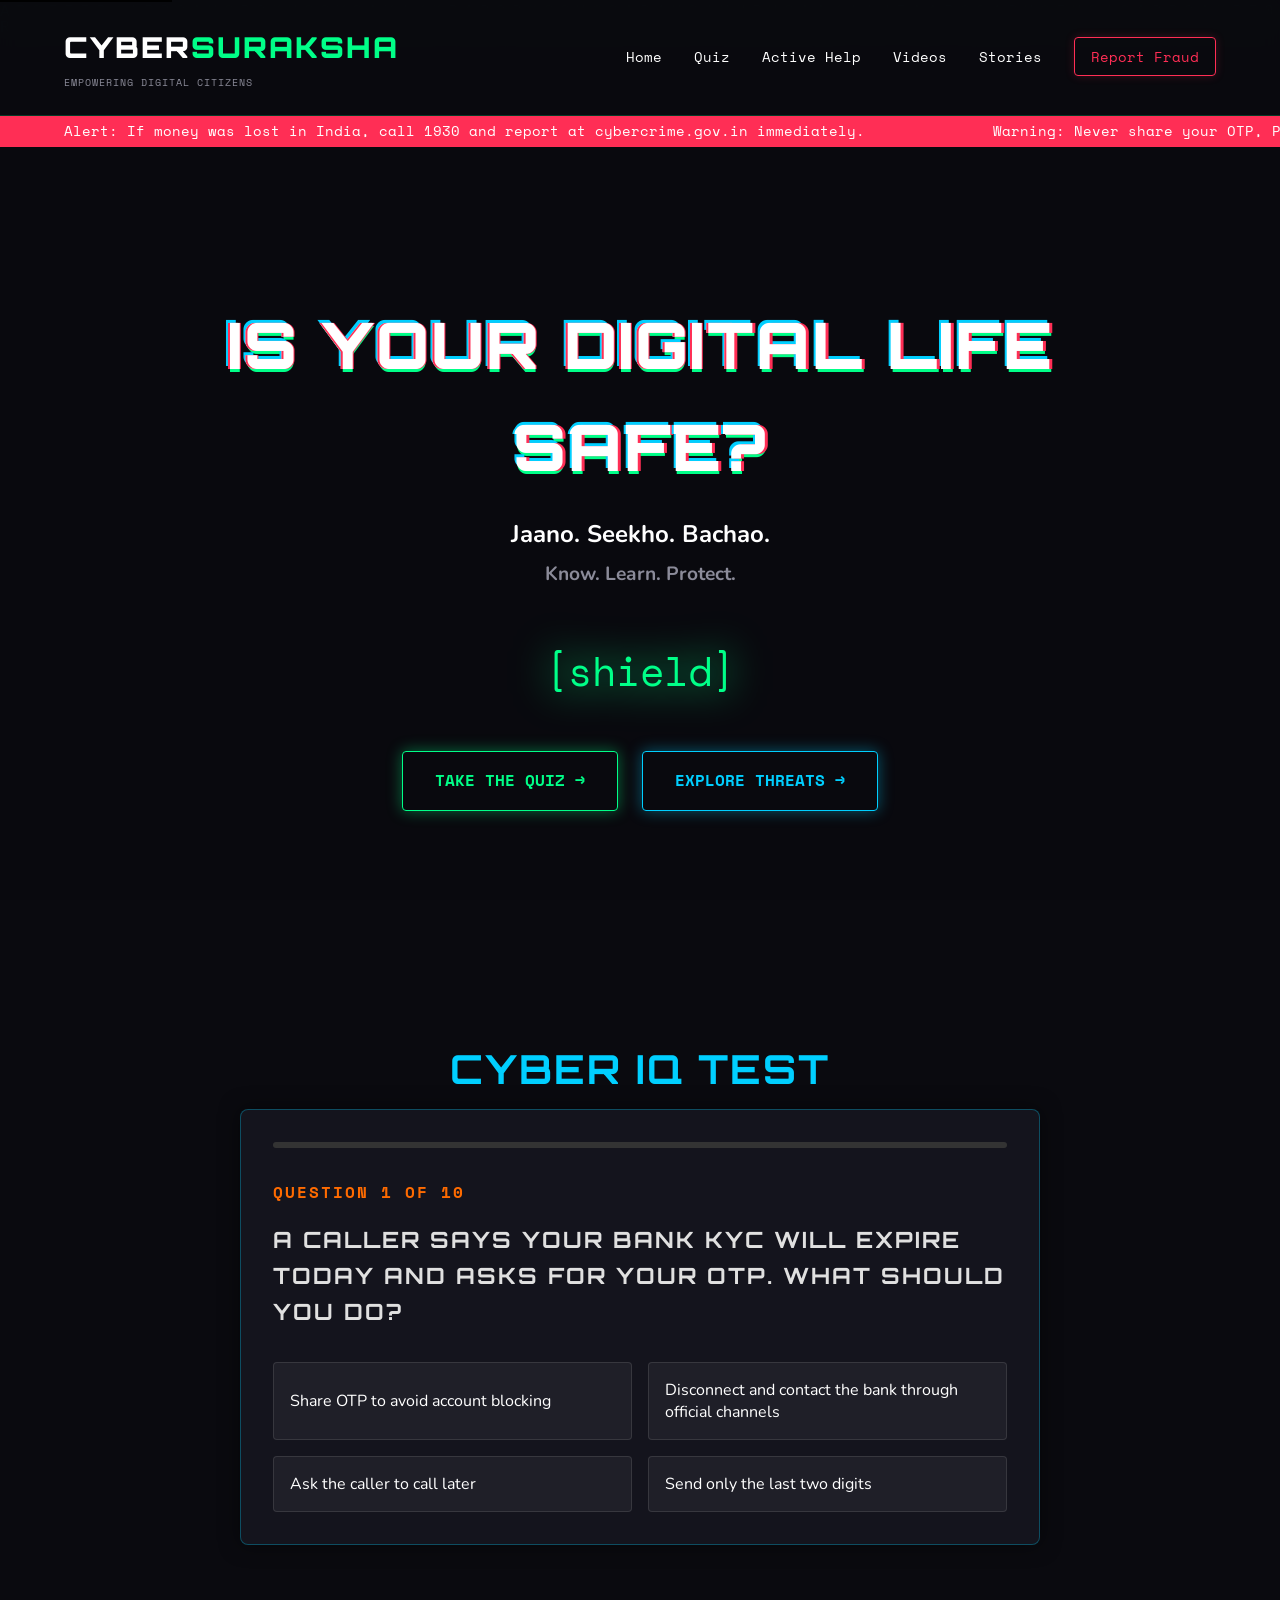
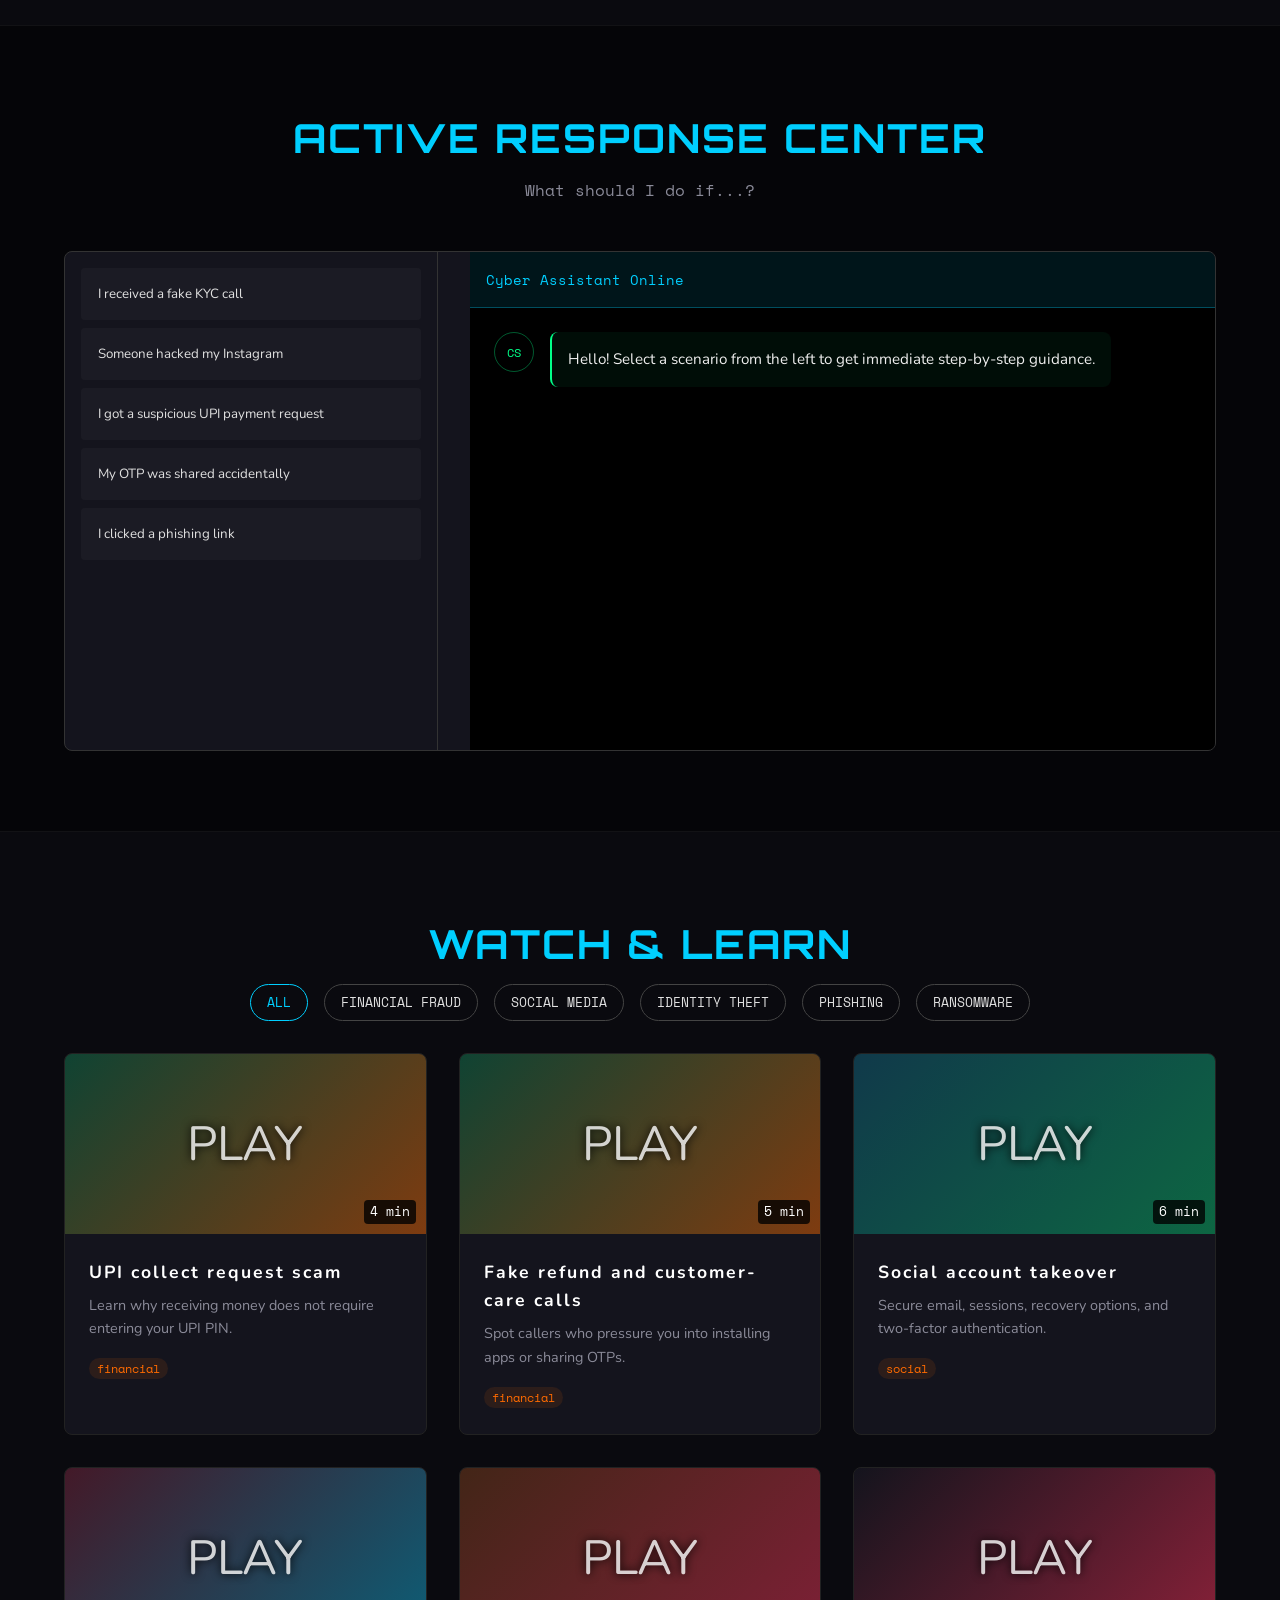
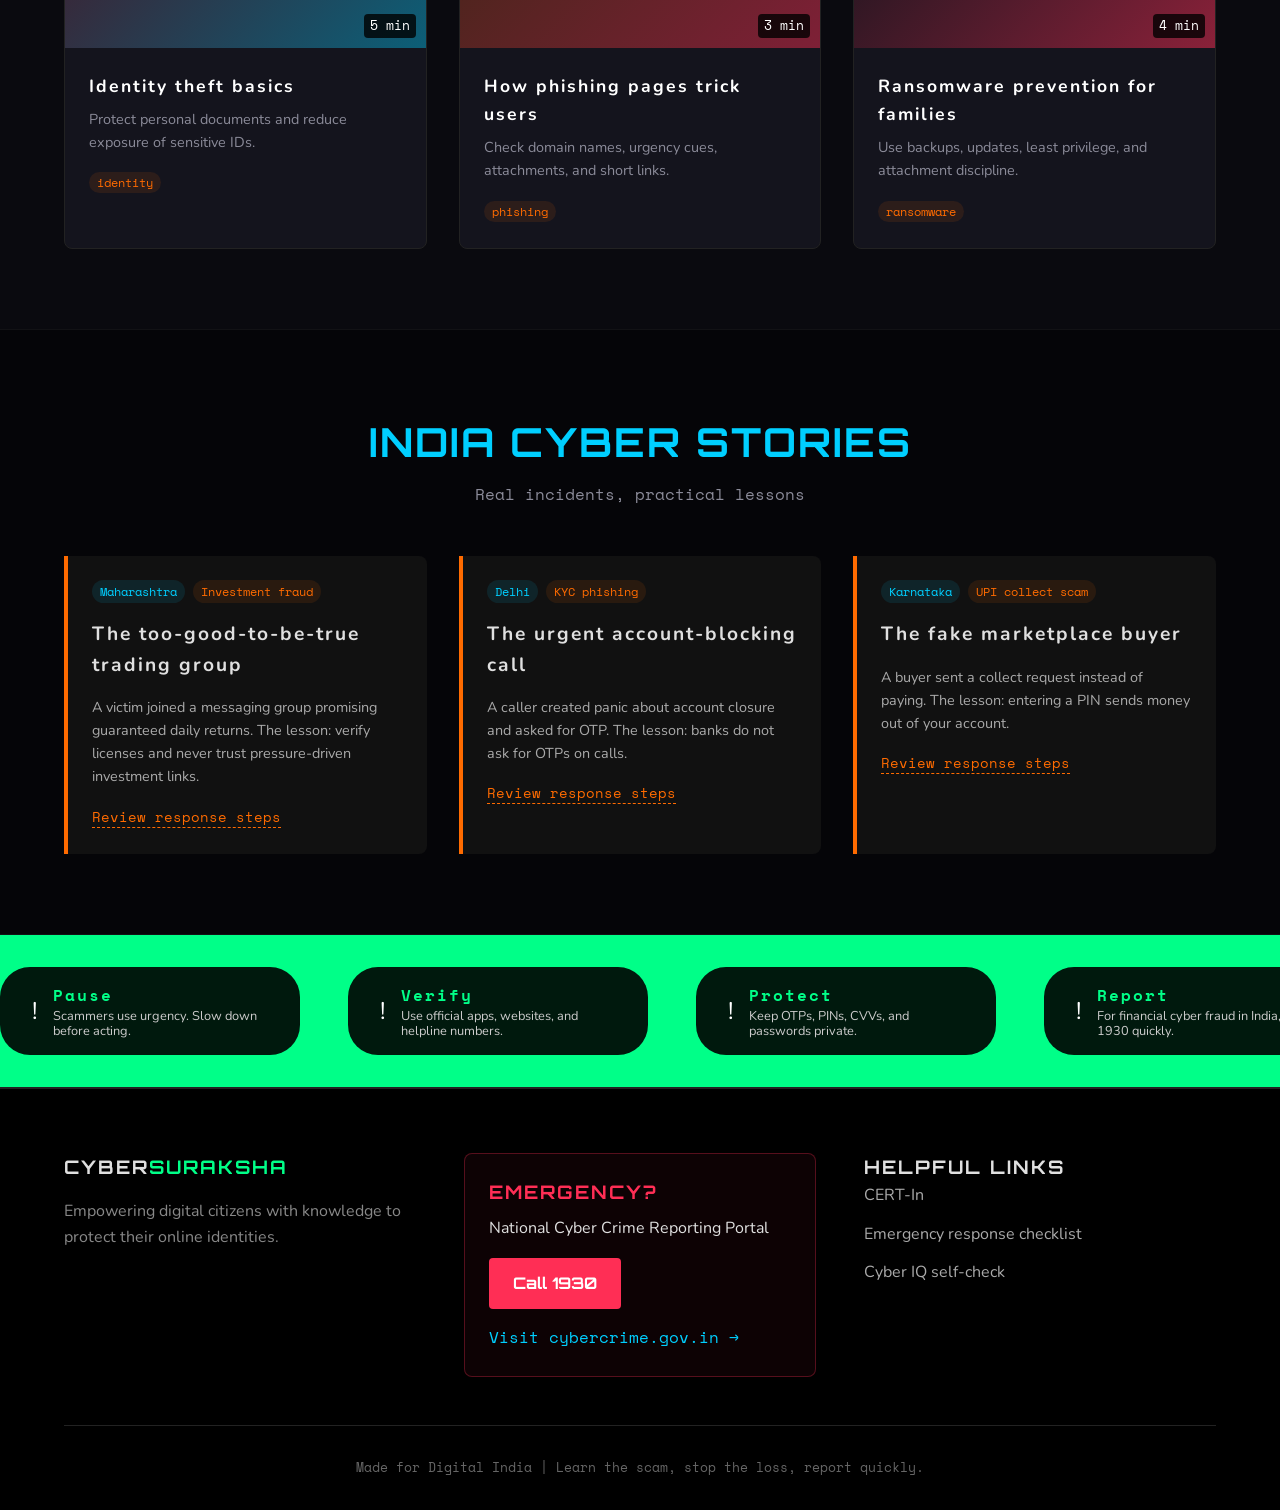
<file: index.html>
﻿<!DOCTYPE html>
<html lang="en">
<head>
  <meta charset="UTF-8">
  <meta name="viewport" content="width=device-width, initial-scale=1.0">
  <title>CyberSuraksha | Is Your Digital Life Safe?</title>
  <meta name="description" content="CyberSuraksha helps digital citizens protect their online identities with a Cyber IQ quiz, emergency response guidance, cyber safety videos, and real-world scam awareness.">
  <meta name="keywords" content="cybersecurity, digital safety, phishing prevention, cyber fraud, India cybercrime">
  <meta name="author" content="CyberSuraksha Team">
  <meta name="theme-color" content="#1a1a2e">
  <meta property="og:title" content="CyberSuraksha | Is Your Digital Life Safe?">
  <meta property="og:description" content="Learn cybersecurity tips and protect yourself from digital threats.">
  <meta property="og:type" content="website">
  <link rel="preconnect" href="https://fonts.googleapis.com">
  <link rel="preconnect" href="https://fonts.gstatic.com" crossorigin>
  <link href="https://fonts.googleapis.com/css2?family=Orbitron:wght@400;700;900&family=Space+Mono:ital,wght@0,400;0,700;1,400&family=Nunito:wght@300;400;600;800&display=swap" rel="stylesheet">
  <link rel="stylesheet" href="style.css">
</head>
<body>
  <a href="#main-content" class="skip-to-main">Skip to main content</a>
  <canvas id="matrixCanvas" aria-hidden="true"></canvas>

  <nav class="navbar" aria-label="Main navigation">
    <div class="logo-container">
      <header>
        <h1 id="site-logo" class="logo">
          Cyber<span class="accent">Suraksha</span>
          <span class="tagline">Empowering Digital Citizens</span>
        </h1>
      </header>
    </div>

    <ul class="nav-links" id="nav-links">
      <li><a href="#home">Home</a></li>
      <li><a href="#quiz">Quiz</a></li>
      <li><a href="#help">Active Help</a></li>
      <li><a href="#videos">Videos</a></li>
      <li><a href="#stories">Stories</a></li>
      <li><a href="#report" class="btn-report">Report Fraud</a></li>
    </ul>

    <button class="menu-toggle" id="mobile-menu" type="button" aria-label="Toggle mobile menu" aria-expanded="false" aria-controls="nav-links">
      <span class="bar" aria-hidden="true"></span>
      <span class="bar" aria-hidden="true"></span>
      <span class="bar" aria-hidden="true"></span>
    </button>
  </nav>

  <div class="ticker-wrap" role="region" aria-label="Cyber security alerts" aria-live="polite">
    <div class="ticker" id="ticker" data-ticker-items='[
      {"label": "Alert", "text": "If money was lost in India, call 1930 and report at cybercrime.gov.in immediately."},
      {"label": "Warning", "text": "Never share your OTP, PIN, CVV, or screen-sharing access with anyone."},
      {"label": "UPI Safety", "text": "Verify the receiver name and UPI ID before approving a payment."},
      {"label": "Phishing", "text": "Do not open unknown links asking for KYC, rewards, refunds, or account verification."}
    ]'></div>
  </div>

  <main id="main-content">
    <section id="home" class="hero" aria-label="Hero section">
      <div class="hero-content">
        <h1 class="glitch" data-text="Is Your Digital Life Safe?" tabindex="0">Is Your Digital Life Safe?</h1>
        <h2 class="subheadline">Jaano. Seekho. Bachao. <br> <span class="dim">Know. Learn. Protect.</span></h2>
        <div class="shield-container">
          <div class="shield-icon glow" role="img" aria-label="Security shield icon">[shield]</div>
        </div>
        <div class="cta-group">
          <a href="#quiz" class="btn btn-primary" aria-label="Take the Cyber IQ Quiz">Take the Quiz &rarr;</a>
          <a href="#videos" class="btn btn-secondary" aria-label="Explore cyber threats and solutions">Explore Threats &rarr;</a>
        </div>
      </div>
    </section>

    <section id="quiz" class="section" aria-label="Cyber IQ Test quiz">
      <div class="container">
        <h2 class="section-title">Cyber IQ Test</h2>
        <div class="quiz-container">
          <div class="progress-bar-container">
            <div class="progress-bar" id="quiz-progress" role="progressbar" aria-valuenow="0" aria-valuemin="0" aria-valuemax="100" aria-label="Quiz progress"></div>
          </div>
          <div id="quiz-content">
            <div class="question-header">
              <h3>Question <span id="q-num" aria-live="polite">1</span> of 10</h3>
            </div>
            <h4 id="question-text" class="question-text">Loading question...</h4>
            <div id="options-container" class="options-grid" role="group" aria-label="Quiz answer options"></div>
            <div id="feedback" class="feedback hidden" role="alert" aria-live="assertive"></div>
          </div>
          <div id="quiz-result" class="hidden" role="region" aria-label="Quiz results"></div>
        </div>
      </div>
    </section>

    <section id="help" class="section alt-bg" aria-label="Cyber response assistance">
      <div class="container">
        <h2 class="section-title">Active Response Center</h2>
        <p class="section-subtitle">What should I do if...?</p>

        <div class="chatbot-ui">
          <div class="scenarios" role="group" aria-label="Cyber emergency scenarios">
            <button class="scenario-btn" type="button" data-scenario="kyc">I received a fake KYC call</button>
            <button class="scenario-btn" type="button" data-scenario="insta">Someone hacked my Instagram</button>
            <button class="scenario-btn" type="button" data-scenario="upi">I got a suspicious UPI payment request</button>
            <button class="scenario-btn" type="button" data-scenario="otp">My OTP was shared accidentally</button>
            <button class="scenario-btn" type="button" data-scenario="link">I clicked a phishing link</button>
          </div>

          <div class="chat-window">
            <div class="chat-header">Cyber Assistant Online</div>
            <div class="chat-messages" id="chat-messages" role="log" aria-label="Chat conversation" aria-live="polite">
              <div class="msg ai-msg">
                <span class="avatar" aria-hidden="true">CS</span>
                <div class="msg-content">Hello! Select a scenario from the left to get immediate step-by-step guidance.</div>
              </div>
            </div>
            <div class="typing-indicator hidden" id="typing-indicator" role="status" aria-live="polite">
              <p class="sr-only">Cyber Assistant is typing</p>
              <span aria-hidden="true"></span><span aria-hidden="true"></span><span aria-hidden="true"></span>
            </div>
          </div>
        </div>
      </div>
    </section>

    <section id="videos" class="section" aria-label="Educational videos">
      <div class="container">
        <h2 class="section-title">Watch & Learn</h2>
        <div class="filter-bar" role="toolbar" aria-label="Video category filters">
          <button class="filter-btn active" type="button" data-filter="all" aria-pressed="true">All</button>
          <button class="filter-btn" type="button" data-filter="financial" aria-pressed="false">Financial Fraud</button>
          <button class="filter-btn" type="button" data-filter="social" aria-pressed="false">Social Media</button>
          <button class="filter-btn" type="button" data-filter="identity" aria-pressed="false">Identity Theft</button>
          <button class="filter-btn" type="button" data-filter="phishing" aria-pressed="false">Phishing</button>
          <button class="filter-btn" type="button" data-filter="ransomware" aria-pressed="false">Ransomware</button>
        </div>
        <div class="video-grid" id="video-grid" aria-label="Video content grid"></div>
      </div>
    </section>

    <section id="stories" class="section alt-bg" aria-label="Cyber crime stories from India">
      <div class="container">
        <h2 class="section-title">India Cyber Stories</h2>
        <p class="section-subtitle">Real incidents, practical lessons</p>
        <div class="stories-layout">
          <div class="stories-feed" id="stories-feed" role="feed" aria-label="Stories feed"></div>
        </div>
      </div>
    </section>

    <section class="tips-carousel-section" aria-label="Cyber safety tips carousel">
      <div class="tips-track" id="tips-track" aria-label="Scrollable tips"></div>
    </section>
  </main>

  <footer id="report" class="footer">
    <div class="container">
      <div class="footer-grid">
        <div class="footer-col branding">
          <h3>Cyber<span class="accent">Suraksha</span></h3>
          <p>Empowering digital citizens with knowledge to protect their online identities.</p>
        </div>

        <div class="footer-col red-alert">
          <h3>Emergency?</h3>
          <p>National Cyber Crime Reporting Portal</p>
          <a href="tel:1930" class="btn-call" aria-label="Call India's cyber crime hotline 1930">Call 1930</a>
          <br>
          <a href="https://cybercrime.gov.in" target="_blank" rel="noopener noreferrer" class="report-link" aria-label="Visit official cybercrime reporting portal">Visit cybercrime.gov.in &rarr;</a>
        </div>

        <div class="footer-col resources">
          <h3>Helpful Links</h3>
          <ul>
            <li><a href="https://www.cert-in.org.in/" target="_blank" rel="noopener noreferrer" aria-label="Visit CERT-In official website">CERT-In</a></li>
            <li><a href="#help">Emergency response checklist</a></li>
            <li><a href="#quiz">Cyber IQ self-check</a></li>
          </ul>
        </div>
      </div>

      <div class="footer-bottom">
        <p>Made for Digital India | Learn the scam, stop the loss, report quickly.</p>
      </div>
    </div>
  </footer>

  <script src="script.js" defer></script>
</body>
</html>
</file>
<file: style.css>
﻿html {
  scroll-behavior: smooth;
}
:root {
  --bg-dark: #0a0a0f;
  --bg-darker: #050508;
  --bg-panel: #14141d;
  --neon-green: #00ff88;
  --neon-blue: #00cfff;
  --neon-orange: #ff6b00;
  --neon-red: #ff2e55;
  --text-main: #e0e0e0;
  --text-dim: #8b8b99;
  
  --font-display: 'Orbitron', sans-serif;
  --font-mono: 'Space Mono', monospace;
  --font-body: 'Nunito', sans-serif;
}

* {
  margin: 0;
  padding: 0;
  box-sizing: border-box;
}

body {
  background-color: var(--bg-dark);
  color: var(--text-main);
  font-family: var(--font-body);
  overflow-x: hidden;
  line-height: 1.6;
}

canvas#matrixCanvas {
  position: fixed;
  top: 0;
  left: 0;
  width: 100vw;
  height: 100vh;
  z-index: -1;
  opacity: 0.15;
}

h1, h2, h3, h4, .logo {
  font-family: var(--font-display);
  text-transform: uppercase;
  letter-spacing: 2px;
}

.accent { color: var(--neon-green); }

.ticker-wrap {
  width: 100%;
  background: var(--neon-red);
  color: #fff;
  padding: 5px 0;
  overflow: hidden;
  position: relative;
  font-family: var(--font-mono);
  font-size: 0.85rem;
  z-index: 100;
}

.ticker {
  display: flex;
  white-space: nowrap;
  animation: ticker 35s linear infinite;
}

.ticker__item { padding: 0 4rem; }

@keyframes ticker {
  0% { transform: translateX(100%); }
  100% { transform: translateX(-100%); }
}

.navbar {
  display: flex;
  justify-content: space-between;
  align-items: center;
  padding: 1.5rem 5%;
  background: rgba(10, 10, 15, 0.9);
  backdrop-filter: blur(10px);
  position: sticky;
  top: 0;
  z-index: 999;
  border-bottom: 1px solid rgba(0, 255, 136, 0.2);
}

.logo { font-size: 1.8rem; font-weight: 900; color: #fff; }

.nav-links {
  display: flex;
  list-style: none;
  gap: 2rem;
  align-items: center;
}

.nav-links a {
  color: #fff;
  text-decoration: none;
  font-family: var(--font-mono);
  font-size: 0.9rem;
  transition: color 0.3s;
}

.nav-links a:hover { color: var(--neon-blue); }

.btn-report {
  background: transparent;
  border: 1px solid var(--neon-red);
  padding: 0.5rem 1rem;
  color: var(--neon-red) !important;
  border-radius: 4px;
  box-shadow: 0 0 10px rgba(255, 46, 85, 0.2);
  transition: all 0.3s ease;
}

.btn-report:hover {
  background: var(--neon-red);
  color: #fff !important;
  box-shadow: 0 0 20px rgba(255, 46, 85, 0.6);
}

.hero {
  min-height: 90vh;
  display: flex;
  align-items: center;
  justify-content: center;
  text-align: center;
  padding: 2rem;
}

.glitch {
  font-size: 4rem;
  font-weight: 900;
  color: #fff;
  position: relative;
  text-shadow: 0.05em 0 0 var(--neon-red), -0.025em -0.05em 0 var(--neon-blue),
               0.025em 0.05em 0 var(--neon-green);
  animation: glitch 2.5s infinite;
}

.glitch::before, .glitch::after {
  content: attr(data-text);
  position: absolute;
  top: 0;
  left: 0;
  width: 100%;
  height: 100%;
}

.glitch::before {
  left: 2px;
  text-shadow: -2px 0 var(--neon-red);
  clip: rect(24px, 550px, 90px, 0);
  animation: glitch-anim 3s infinite linear alternate-reverse;
}

.glitch::after {
  left: -2px;
  text-shadow: -2px 0 var(--neon-blue);
  clip: rect(85px, 550px, 140px, 0);
  animation: glitch-anim 2.5s infinite linear alternate-reverse;
}

@keyframes glitch-anim {
  0% { clip: rect(2px, 9999px, 80px, 0); }
  20% { clip: rect(62px, 9999px, 12px, 0); }
  40% { clip: rect(102px, 9999px, 40px, 0); }
  60% { clip: rect(15px, 9999px, 90px, 0); }
  80% { clip: rect(88px, 9999px, 5px, 0); }
  100% { clip: rect(33px, 9999px, 110px, 0); }
}

.subheadline {
  font-family: var(--font-body);
  font-size: 1.5rem;
  margin-top: 1rem;
  color: #fff;
  text-transform: none;
  letter-spacing: normal;
}

.subheadline .dim {
  color: var(--text-dim);
  font-size: 1.2rem;
}

.shield-container { margin: 3rem 0; }

.shield-icon {
  font-size: 5rem;
  display: inline-block;
  filter: drop-shadow(0 0 20px var(--neon-green));
  animation: pulse 2s infinite;
}

@keyframes pulse {
  0% { transform: scale(1); filter: drop-shadow(0 0 20px rgba(0,255,136,0.6)); }
  50% { transform: scale(1.1); filter: drop-shadow(0 0 40px rgba(0,255,136,1)); }
  100% { transform: scale(1); filter: drop-shadow(0 0 20px rgba(0,255,136,0.6)); }
}

.cta-group {
  display: flex;
  gap: 1.5rem;
  justify-content: center;
}

.btn {
  padding: 1rem 2rem;
  font-family: var(--font-mono);
  font-weight: 700;
  text-decoration: none;
  text-transform: uppercase;
  border-radius: 4px;
  transition: all 0.3s;
  cursor: pointer;
}

.btn-primary {
  background: transparent;
  color: var(--neon-green);
  border: 1px solid var(--neon-green);
  box-shadow: 0 0 15px rgba(0, 255, 136, 0.4);
}

.btn-primary:hover {
  background: var(--neon-green);
  color: var(--bg-dark);
  box-shadow: 0 0 30px rgba(0, 255, 136, 0.8);
}

.btn-secondary {
  background: transparent;
  color: var(--neon-blue);
  border: 1px solid var(--neon-blue);
  box-shadow: 0 0 15px rgba(0, 207, 255, 0.4);
}

.btn-secondary:hover {
  background: var(--neon-blue);
  color: var(--bg-dark);
  box-shadow: 0 0 30px rgba(0, 207, 255, 0.8);
}

.section { padding: 5rem 5%; }

.alt-bg {
  background: var(--bg-darker);
  border-top: 1px solid rgba(255,255,255,0.05);
  border-bottom: 1px solid rgba(255,255,255,0.05);
}

.container { max-width: 1200px; margin: 0 auto; }

.section-title {
  font-size: 2.5rem;
  text-align: center;
  margin-bottom: 0.5rem;
  color: var(--neon-blue);
}

.section-subtitle {
  text-align: center;
  color: var(--text-dim);
  font-family: var(--font-mono);
  margin-bottom: 3rem;
}

.quiz-container {
  background: var(--bg-panel);
  border: 1px solid rgba(0, 207, 255, 0.3);
  border-radius: 8px;
  padding: 2rem;
  max-width: 800px;
  margin: 0 auto;
  box-shadow: 0 0 20px rgba(0,0,0,0.5);
}

.progress-bar-container {
  height: 6px;
  background: #333;
  border-radius: 3px;
  margin-bottom: 2rem;
  overflow: hidden;
}

.progress-bar {
  height: 100%;
  background: var(--neon-green);
  width: 10%;
  transition: width 0.4s ease;
}

.question-header h3 {
  font-family: var(--font-mono);
  font-size: 1rem;
  color: var(--neon-orange);
  margin-bottom: 1rem;
}

.question-text { font-size: 1.4rem; margin-bottom: 2rem; }

.options-grid { display: grid; grid-template-columns: 1fr 1fr; gap: 1rem; }

.option-btn {
  background: rgba(255,255,255,0.05);
  border: 1px solid rgba(255,255,255,0.1);
  color: #fff;
  padding: 1rem;
  border-radius: 4px;
  font-family: var(--font-body);
  font-size: 1rem;
  cursor: pointer;
  text-align: left;
  transition: all 0.2s;
}

.option-btn:hover {
  background: rgba(0, 207, 255, 0.1);
  border-color: var(--neon-blue);
}

.option-btn.correct { background: rgba(0, 255, 136, 0.2); border-color: var(--neon-green); }
.option-btn.wrong { background: rgba(255, 46, 85, 0.2); border-color: var(--neon-red); animation: shake 0.5s; }

.feedback { margin-top: 1.5rem; padding: 1rem; border-radius: 4px; font-family: var(--font-mono); display: none; }
.feedback:not(.hidden) { display: block; }
.feedback.correct { background: rgba(0, 255, 136, 0.1); color: var(--neon-green); border-left: 4px solid var(--neon-green); }
.feedback.wrong { background: rgba(255, 46, 85, 0.1); color: var(--neon-red); border-left: 4px solid var(--neon-red); }

@keyframes shake {
  0%, 100% { transform: translateX(0); }
  25% { transform: translateX(-10px); }
  50% { transform: translateX(10px); }
  75% { transform: translateX(-10px); }
}

#quiz-result { text-align: center; }
.score-badge { font-family: var(--font-display); font-size: 2rem; color: var(--neon-green); margin: 1rem 0; text-shadow: 0 0 10px rgba(0,255,136,0.5); }
.share-buttons { display: flex; gap: 1rem; justify-content: center; margin-top: 2rem; }
.share-buttons .btn { border-color: #555; background: #222; color: #fff; }
.share-buttons .btn:hover { background: #333; }

.chatbot-ui {
  display: grid;
  grid-template-columns: 1fr 2fr;
  gap: 2rem;
  background: var(--bg-panel);
  border: 1px solid #333;
  border-radius: 8px;
  overflow: hidden;
  height: 500px;
}

.scenarios {
  padding: 1rem;
  border-right: 1px solid #333;
  display: flex;
  flex-direction: column;
  gap: 0.5rem;
  overflow-y: auto;
}

.scenario-btn {
  background: rgba(255,255,255,0.03);
  border: 1px solid transparent;
  color: var(--text-main);
  text-align: left;
  padding: 1rem;
  border-radius: 4px;
  cursor: pointer;
  transition: all 0.3s;
  font-family: var(--font-body);
}

.scenario-btn:hover, .scenario-btn.active {
  background: rgba(255, 107, 0, 0.1);
  border-color: var(--neon-orange);
  color: var(--neon-orange);
}

.chat-window { display: flex; flex-direction: column; background: #000; }
.chat-header {
  padding: 1rem;
  background: rgba(0, 207, 255, 0.1);
  border-bottom: 1px solid rgba(0, 207, 255, 0.3);
  font-family: var(--font-mono);
  color: var(--neon-blue);
  font-size: 0.9rem;
}

.chat-messages {
  flex: 1;
  padding: 1.5rem;
  overflow-y: auto;
  display: flex;
  flex-direction: column;
  gap: 1rem;
}

.msg { display: flex; gap: 1rem; align-items: flex-start; }
.msg-content { background: #222; padding: 1rem; border-radius: 8px; font-size: 0.95rem; line-height: 1.5; color: #eee; }
.ai-msg .msg-content { background: rgba(0, 255, 136, 0.05); border-left: 2px solid var(--neon-green); }
.user-msg { flex-direction: row-reverse; }
.user-msg .msg-content { background: rgba(0, 207, 255, 0.1); border-right: 2px solid var(--neon-blue); }
.avatar { font-size: 1.5rem; }

.typing-indicator { display: flex; gap: 5px; padding: 1rem 1.5rem; }
.typing-indicator span {
  width: 8px;
  height: 8px;
  background: var(--neon-green);
  border-radius: 50%;
  animation: typing 1.4s infinite ease-in-out both;
}
.typing-indicator span:nth-of-type(1) { animation-delay: -0.32s; }
.typing-indicator span:nth-of-type(2) { animation-delay: -0.16s; }
@keyframes typing { 0%, 80%, 100% { transform: scale(0); } 40% { transform: scale(1); } }
.hidden { display: none !important; }

.filter-bar { display: flex; justify-content: center; gap: 1rem; margin-bottom: 2rem; flex-wrap: wrap; }
.filter-btn {
  background: transparent;
  border: 1px solid #444;
  color: var(--text-main);
  padding: 0.5rem 1rem;
  border-radius: 20px;
  cursor: pointer;
  transition: all 0.3s;
  font-family: var(--font-mono);
  text-transform: uppercase;
  font-size: 0.8rem;
}
.filter-btn.active, .filter-btn:hover { border-color: var(--neon-blue); color: var(--neon-blue); }

.video-grid { display: grid; grid-template-columns: repeat(auto-fill, minmax(300px, 1fr)); gap: 2rem; }
.video-card { background: var(--bg-panel); border: 1px solid #222; border-radius: 8px; overflow: hidden; transition: transform 0.3s, box-shadow 0.3s; }
.video-card:hover { transform: translateY(-5px); box-shadow: 0 5px 15px rgba(0, 207, 255, 0.2); border-color: rgba(0, 207, 255, 0.5); }
.vid-thumb { width: 100%; height: 180px; background-size: cover; background-position: center; position: relative; display: flex; align-items: center; justify-content: center; }
.vid-thumb::after { content: 'PLAY'; font-size: 3rem; color: rgba(255,255,255,0.8); text-shadow: 0 0 10px #000; transition: color 0.3s; }
.video-card:hover .vid-thumb::after { color: var(--neon-red); }
.vid-badge { position: absolute; bottom: 10px; right: 10px; background: rgba(0,0,0,0.8); color: #fff; font-family: var(--font-mono); font-size: 0.8rem; padding: 2px 6px; border-radius: 4px; }
.vid-info { padding: 1.5rem; }
.vid-info h3 { font-size: 1.1rem; margin-bottom: 0.5rem; font-family: var(--font-body); text-transform: none; color: #fff; }
.vid-info p { color: var(--text-dim); font-size: 0.9rem; margin-bottom: 1rem; }

.stories-feed { display: grid; grid-template-columns: repeat(auto-fill, minmax(350px, 1fr)); gap: 2rem; }
.story-card { background: #111; border-left: 4px solid var(--neon-orange); padding: 1.5rem; border-radius: 0 8px 8px 0; }
.story-tags { display: flex; gap: 0.5rem; margin-bottom: 1rem; }
.tag { font-family: var(--font-mono); font-size: 0.75rem; padding: 2px 8px; border-radius: 12px; }
.tag.state { background: rgba(0,207,255,0.1); color: var(--neon-blue); }
.tag.threat { background: rgba(255,107,0,0.1); color: var(--neon-orange); }
.story-card h3 { font-size: 1.2rem; margin-bottom: 1rem; font-family: var(--font-body); text-transform: none; }
.story-card p { font-size: 0.9rem; color: #aaa; margin-bottom: 1rem; }
.read-more { color: var(--neon-orange); text-decoration: none; font-family: var(--font-mono); font-size: 0.9rem; border-bottom: 1px dashed var(--neon-orange); }

.tips-carousel-section { background: var(--neon-green); padding: 2rem 0; overflow: hidden; position: relative; white-space: nowrap; }
.tips-track { display: inline-flex; gap: 3rem; animation: scroll-tips 30s linear infinite; }
.tip-card { background: rgba(0,0,0,0.9); color: #fff; padding: 1rem 2rem; border-radius: 30px; display: inline-flex; align-items: center; gap: 1rem; min-width: 300px; }
.tip-icon { font-size: 1.5rem; }
.tip-text h4 { font-family: var(--font-mono); font-size: 1rem; color: var(--neon-green); text-transform: none; margin-bottom: 0px; }
.tip-text p { font-size: 0.8rem; color: #ccc; margin: 0; white-space: normal; line-height: 1.2;}
@keyframes scroll-tips { 0% { transform: translateX(0); } 100% { transform: translateX(-50%); } }

.footer { background: #000; padding: 4rem 5% 2rem; border-top: 2px solid #222; }
.footer-grid { display: grid; grid-template-columns: repeat(auto-fit, minmax(250px, 1fr)); gap: 3rem; margin-bottom: 3rem; }
.footer-col.branding p { color: #888; margin-top: 1rem; }
.red-alert { background: rgba(255, 46, 85, 0.05); padding: 1.5rem; border: 1px solid rgba(255,46,85,0.3); border-radius: 8px; }
.red-alert h3 { color: var(--neon-red); margin-bottom: 0.5rem; }
.red-alert p { margin-bottom: 1rem; }
.btn-call { display: inline-block; background: var(--neon-red); color: #fff; padding: 0.8rem 1.5rem; border-radius: 4px; text-decoration: none; font-family: var(--font-display); font-weight: bold; margin-bottom: 1rem; }
.report-link { color: var(--neon-blue); text-decoration: none; font-family: var(--font-mono); }
.resources ul { list-style: none; }
.resources li { margin-bottom: 0.8rem; }
.resources a { color: #aaa; text-decoration: none; transition: color 0.3s; }
.resources a:hover { color: var(--neon-green); }
.footer-bottom { text-align: center; padding-top: 2rem; border-top: 1px solid #222; color: #666; font-family: var(--font-mono); font-size: 0.8rem; }

@media (max-width: 768px) {
  .glitch { font-size: 2.5rem; }
  .nav-links { display: none; }
  .chatbot-ui { grid-template-columns: 1fr; height: auto; }
  .scenarios { border-right: none; border-bottom: 1px solid #333; max-height: 200px; }
  .options-grid { grid-template-columns: 1fr; }
}

.skip-to-main {
  position: absolute;
  top: -40px;
  left: 0;
  background: #000;
  color: #fff;
  padding: 0.5rem 0.75rem;
  text-decoration: none;
  z-index: 1000;
}

.skip-to-main:focus {
  top: 0;
}

.sr-only {
  position: absolute;
  width: 1px;
  height: 1px;
  padding: 0;
  margin: -1px;
  overflow: hidden;
  clip: rect(0, 0, 0, 0);
  white-space: nowrap;
  border: 0;
}

.logo-container header {
  display: contents;
}

.tagline {
  display: block;
  color: var(--text-dim);
  font-family: var(--font-mono);
  font-size: 0.65rem;
  font-weight: 400;
  letter-spacing: 1px;
  margin-top: 0.25rem;
}

.hero-content {
  max-width: 920px;
}

.menu-toggle {
  display: none;
  width: 44px;
  height: 44px;
  border: 1px solid rgba(0, 255, 136, 0.35);
  border-radius: 4px;
  background: transparent;
  cursor: pointer;
  padding: 0.7rem;
}

.bar {
  display: block;
  width: 100%;
  height: 2px;
  margin: 5px 0;
  background: var(--neon-green);
  transition: transform 0.2s ease, opacity 0.2s ease;
}

.menu-toggle.open .bar:nth-child(1) {
  transform: translateY(7px) rotate(45deg);
}

.menu-toggle.open .bar:nth-child(2) {
  opacity: 0;
}

.menu-toggle.open .bar:nth-child(3) {
  transform: translateY(-7px) rotate(-45deg);
}

.glow {
  color: var(--neon-green);
}

.shield-icon {
  font-family: var(--font-mono);
  font-size: 2.5rem;
}

a:focus-visible,
button:focus-visible {
  outline: 3px solid var(--neon-orange);
  outline-offset: 4px;
}

.option-btn:disabled {
  cursor: not-allowed;
}

.avatar {
  min-width: 2.5rem;
  height: 2.5rem;
  border: 1px solid rgba(0, 255, 136, 0.35);
  border-radius: 999px;
  display: inline-flex;
  align-items: center;
  justify-content: center;
  color: var(--neon-green);
  font-family: var(--font-mono);
  font-size: 0.75rem;
}

.vid-thumb-financial {
  background: linear-gradient(135deg, rgba(0, 255, 136, 0.2), rgba(255, 107, 0, 0.45));
}

.vid-thumb-social {
  background: linear-gradient(135deg, rgba(0, 207, 255, 0.2), rgba(0, 255, 136, 0.35));
}

.vid-thumb-identity {
  background: linear-gradient(135deg, rgba(255, 46, 85, 0.2), rgba(0, 207, 255, 0.4));
}

.vid-thumb-phishing {
  background: linear-gradient(135deg, rgba(255, 107, 0, 0.2), rgba(255, 46, 85, 0.45));
}

.vid-thumb-ransomware {
  background: linear-gradient(135deg, rgba(20, 20, 29, 1), rgba(255, 46, 85, 0.5));
}

@media (max-width: 768px) {
  .navbar {
    align-items: flex-start;
  }

  .menu-toggle {
    display: block;
  }

  .nav-links {
    display: none;
    position: absolute;
    top: 100%;
    left: 0;
    right: 0;
    flex-direction: column;
    align-items: stretch;
    gap: 0;
    padding: 1rem 5%;
    background: rgba(10, 10, 15, 0.98);
    border-bottom: 1px solid rgba(0, 255, 136, 0.2);
  }

  .nav-links.open {
    display: flex;
  }

  .nav-links li {
    width: 100%;
  }

  .nav-links a {
    display: block;
    padding: 0.9rem 0;
  }

  .cta-group,
  .share-buttons {
    flex-direction: column;
  }

  .stories-feed {
    grid-template-columns: 1fr;
  }
}

@media (prefers-reduced-motion: reduce) {
  html {
    scroll-behavior: auto;
  }

  *,
  *::before,
  *::after {
    animation-duration: 0.001ms !important;
    animation-iteration-count: 1 !important;
    transition-duration: 0.001ms !important;
  }

  canvas#matrixCanvas {
    display: none;
  }
}
</file>
